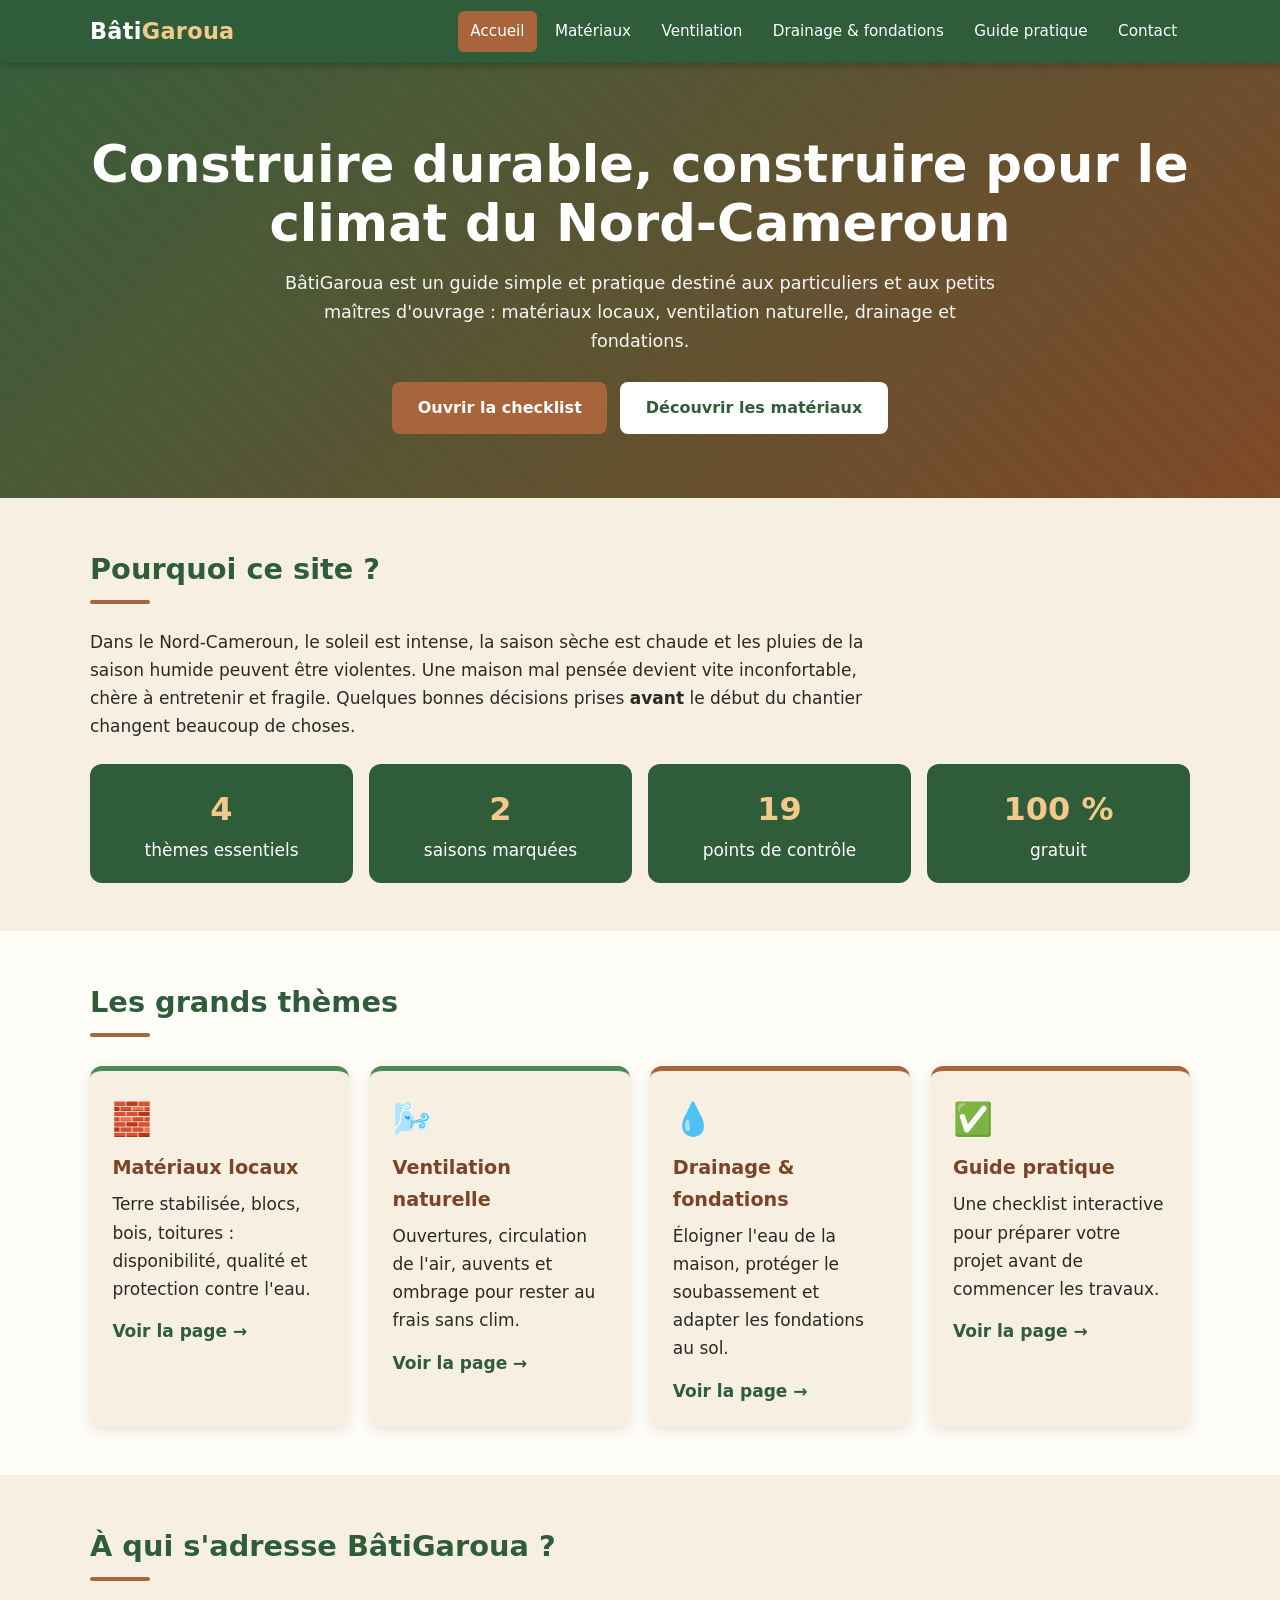
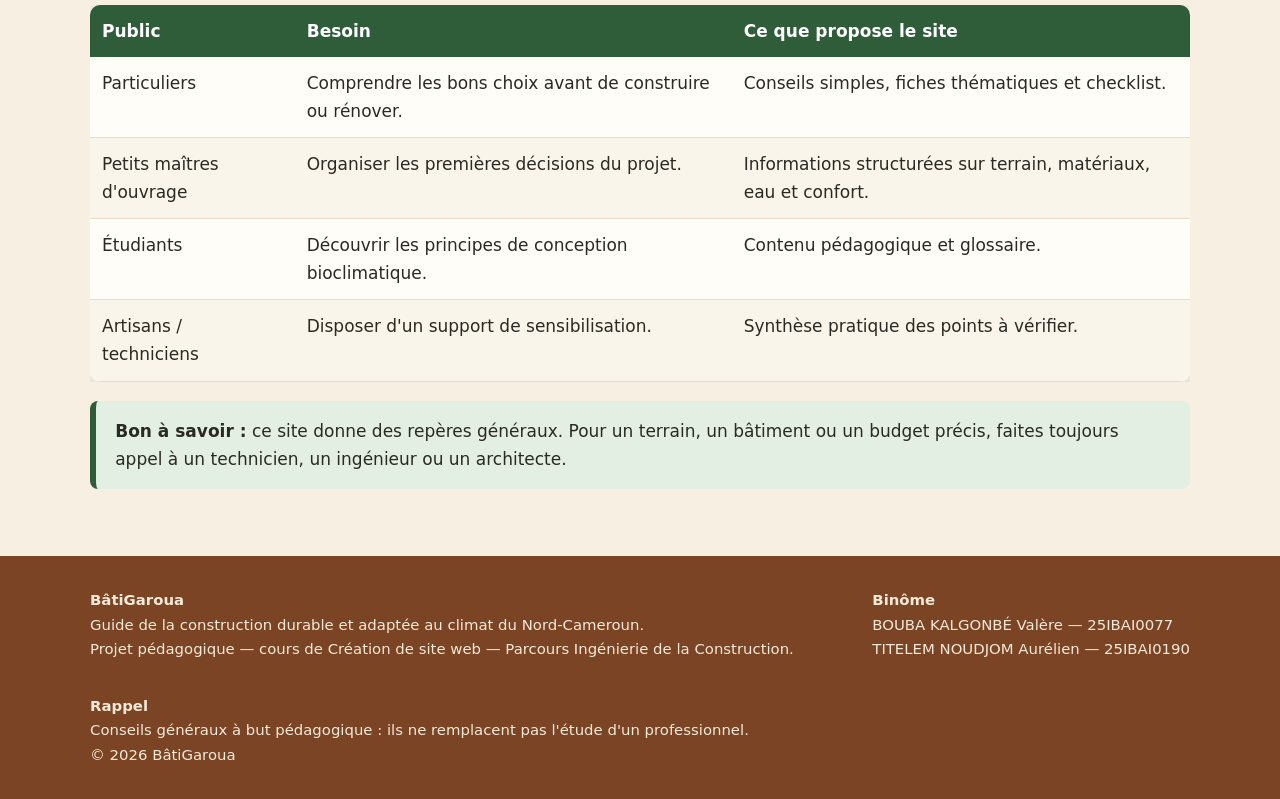
<file: index.html>
<!DOCTYPE html>
<html lang="fr">
<head>
<meta charset="UTF-8">
<meta name="viewport" content="width=device-width, initial-scale=1.0">
<title>Accueil | BâtiGaroua</title>
<meta name="description" content="Guide de la construction durable et adaptée au climat du Nord-Cameroun.">
<link rel="stylesheet" href="style.css">
<link rel="icon" href="data:image/svg+xml,%3Csvg xmlns='http://www.w3.org/2000/svg' viewBox='0 0 100 100'%3E%3Crect width='100' height='100' rx='18' fill='%232f5d3a'/%3E%3Cpath d='M15 55 50 22l35 33v28H15z' fill='%23f3c98b'/%3E%3C/svg%3E">
</head>
<body>
<header class="site">
  <div class="container nav">
    <a class="logo" href="index.html">Bâti<span>Garoua</span></a>
    <button class="burger" id="burger" aria-label="Ouvrir le menu" aria-expanded="false">☰</button>
    <ul class="menu" id="menu"><li><a href="index.html" class="active" aria-current="page">Accueil</a></li><li><a href="materiaux.html">Matériaux</a></li><li><a href="ventilation.html">Ventilation</a></li><li><a href="drainage.html">Drainage &amp; fondations</a></li><li><a href="guide.html">Guide pratique</a></li><li><a href="contact.html">Contact</a></li></ul>
  </div>
</header>

<section class="hero"><div class="container">
  <h1>Construire durable, construire pour le climat du Nord-Cameroun</h1>
  <p>BâtiGaroua est un guide simple et pratique destiné aux particuliers et aux petits maîtres d'ouvrage : matériaux locaux, ventilation naturelle, drainage et fondations.</p>
  <div class="btn-row"><a class="btn" href="guide.html">Ouvrir la checklist</a><a class="btn clair" href="materiaux.html">Découvrir les matériaux</a></div>
</div></section>

<section class="bloc"><div class="container">
  <h2>Pourquoi ce site ?</h2>
  <p class="intro">Dans le Nord-Cameroun, le soleil est intense, la saison sèche est chaude et les pluies de la saison humide peuvent être violentes. Une maison mal pensée devient vite inconfortable, chère à entretenir et fragile. Quelques bonnes décisions prises <strong>avant</strong> le début du chantier changent beaucoup de choses.</p>
  <div class="stats">
    <div class="stat"><b>4</b>thèmes essentiels</div>
    <div class="stat"><b>2</b>saisons marquées</div>
    <div class="stat"><b>19</b>points de contrôle</div>
    <div class="stat"><b>100&nbsp;%</b>gratuit</div>
  </div>
</div></section>

<section class="bloc alt"><div class="container">
  <h2>Les grands thèmes</h2>
  <div class="grille">
    <article class="carte"><span class="ico">🧱</span><h3>Matériaux locaux</h3><p>Terre stabilisée, blocs, bois, toitures : disponibilité, qualité et protection contre l'eau.</p><a class="lien" href="materiaux.html">Voir la page →</a></article>
    <article class="carte"><span class="ico">🌬️</span><h3>Ventilation naturelle</h3><p>Ouvertures, circulation de l'air, auvents et ombrage pour rester au frais sans clim.</p><a class="lien" href="ventilation.html">Voir la page →</a></article>
    <article class="carte terre"><span class="ico">💧</span><h3>Drainage &amp; fondations</h3><p>Éloigner l'eau de la maison, protéger le soubassement et adapter les fondations au sol.</p><a class="lien" href="drainage.html">Voir la page →</a></article>
    <article class="carte terre"><span class="ico">✅</span><h3>Guide pratique</h3><p>Une checklist interactive pour préparer votre projet avant de commencer les travaux.</p><a class="lien" href="guide.html">Voir la page →</a></article>
  </div>
</div></section>

<section class="bloc"><div class="container">
  <h2>À qui s'adresse BâtiGaroua ?</h2>
  <div class="table-wrap"><table>
    <thead><tr><th>Public</th><th>Besoin</th><th>Ce que propose le site</th></tr></thead>
    <tbody>
      <tr><td>Particuliers</td><td>Comprendre les bons choix avant de construire ou rénover.</td><td>Conseils simples, fiches thématiques et checklist.</td></tr>
      <tr><td>Petits maîtres d'ouvrage</td><td>Organiser les premières décisions du projet.</td><td>Informations structurées sur terrain, matériaux, eau et confort.</td></tr>
      <tr><td>Étudiants</td><td>Découvrir les principes de conception bioclimatique.</td><td>Contenu pédagogique et glossaire.</td></tr>
      <tr><td>Artisans / techniciens</td><td>Disposer d'un support de sensibilisation.</td><td>Synthèse pratique des points à vérifier.</td></tr>
    </tbody></table></div>
  <div class="note"><strong>Bon à savoir :</strong> ce site donne des repères généraux. Pour un terrain, un bâtiment ou un budget précis, faites toujours appel à un technicien, un ingénieur ou un architecte.</div>
</div></section>

<footer class="site">
  <div class="container cols">
    <div>
      <strong>BâtiGaroua</strong><br>
      Guide de la construction durable et adaptée au climat du Nord-Cameroun.<br>
      Projet pédagogique — cours de Création de site web — Parcours Ingénierie de la Construction.
    </div>
    <div>
      <strong>Binôme</strong><br>
      BOUBA KALGONBÉ Valère — 25IBAI0077<br>
      TITELEM NOUDJOM Aurélien — 25IBAI0190
    </div>
    <div>
      <strong>Rappel</strong><br>
      Conseils généraux à but pédagogique : ils ne remplacent pas l'étude d'un professionnel.<br>
      © <span id="annee">2026</span> BâtiGaroua
    </div>
  </div>
</footer>
<button id="haut" aria-label="Retour en haut">↑</button>
<script src="script.js"></script>
</body>
</html>
</file>
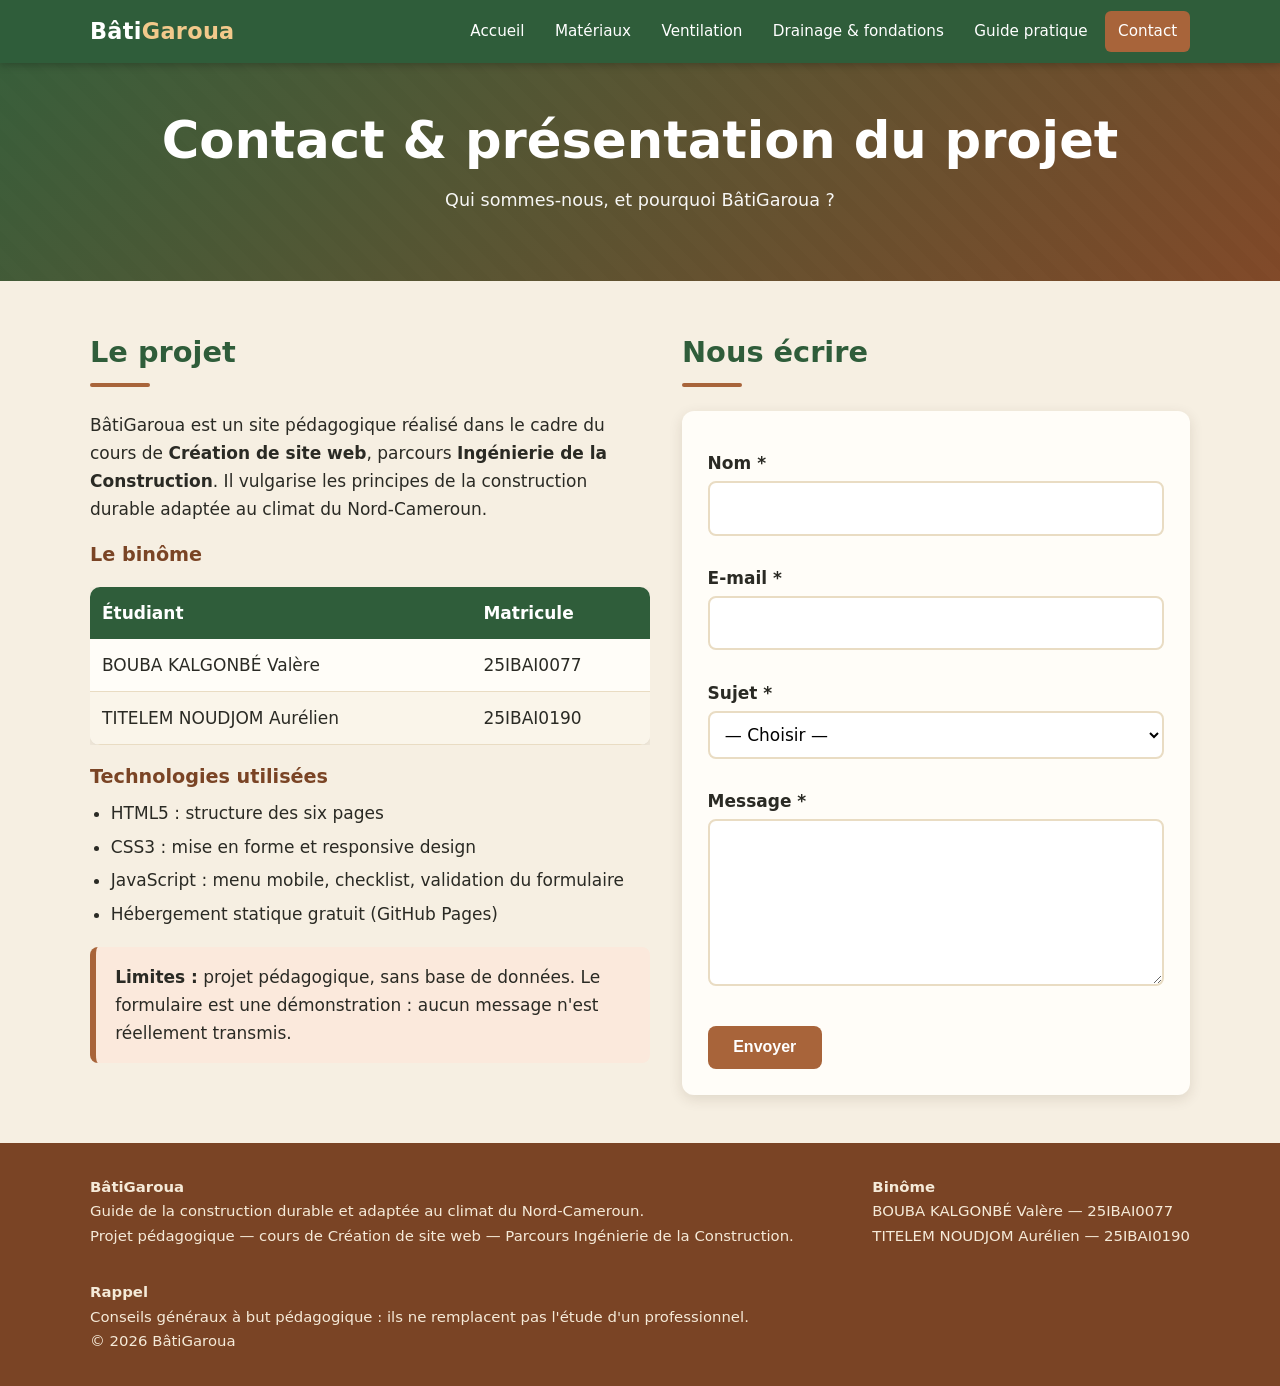
<file: contact.html>
<!DOCTYPE html>
<html lang="fr">
<head>
<meta charset="UTF-8">
<meta name="viewport" content="width=device-width, initial-scale=1.0">
<title>Contact et présentation | BâtiGaroua</title>
<meta name="description" content="Présentation du binôme et formulaire de contact.">
<link rel="stylesheet" href="style.css">
<link rel="icon" href="data:image/svg+xml,%3Csvg xmlns='http://www.w3.org/2000/svg' viewBox='0 0 100 100'%3E%3Crect width='100' height='100' rx='18' fill='%232f5d3a'/%3E%3Cpath d='M15 55 50 22l35 33v28H15z' fill='%23f3c98b'/%3E%3C/svg%3E">
</head>
<body>
<header class="site">
  <div class="container nav">
    <a class="logo" href="index.html">Bâti<span>Garoua</span></a>
    <button class="burger" id="burger" aria-label="Ouvrir le menu" aria-expanded="false">☰</button>
    <ul class="menu" id="menu"><li><a href="index.html">Accueil</a></li><li><a href="materiaux.html">Matériaux</a></li><li><a href="ventilation.html">Ventilation</a></li><li><a href="drainage.html">Drainage &amp; fondations</a></li><li><a href="guide.html">Guide pratique</a></li><li><a href="contact.html" class="active" aria-current="page">Contact</a></li></ul>
  </div>
</header>
<section class="hero small"><div class="container"><h1>Contact &amp; présentation du projet</h1><p>Qui sommes-nous, et pourquoi BâtiGaroua ?</p></div></section>
<section class="bloc"><div class="container">
  <div class="contact-grid">
    <div>
      <h2>Le projet</h2>
      <p>BâtiGaroua est un site pédagogique réalisé dans le cadre du cours de <strong>Création de site web</strong>, parcours <strong>Ingénierie de la Construction</strong>. Il vulgarise les principes de la construction durable adaptée au climat du Nord-Cameroun.</p>
      <h3>Le binôme</h3>
      <div class="table-wrap"><table>
        <thead><tr><th>Étudiant</th><th>Matricule</th></tr></thead>
        <tbody>
          <tr><td>BOUBA KALGONBÉ Valère</td><td>25IBAI0077</td></tr>
          <tr><td>TITELEM NOUDJOM Aurélien</td><td>25IBAI0190</td></tr>
        </tbody></table></div>
      <h3>Technologies utilisées</h3>
      <ul class="liste"><li>HTML5 : structure des six pages</li><li>CSS3 : mise en forme et responsive design</li><li>JavaScript : menu mobile, checklist, validation du formulaire</li><li>Hébergement statique gratuit (GitHub Pages)</li></ul>
      <div class="attention"><strong>Limites :</strong> projet pédagogique, sans base de données. Le formulaire est une démonstration : aucun message n'est réellement transmis.</div>
    </div>
    <div>
      <h2>Nous écrire</h2>
      <form id="form-contact" novalidate>
        <label for="nom">Nom *</label>
        <input type="text" id="nom" name="nom" autocomplete="name"><div class="erreur" id="err-nom"></div>
        <label for="email">E-mail *</label>
        <input type="email" id="email" name="email" autocomplete="email"><div class="erreur" id="err-email"></div>
        <label for="sujet">Sujet *</label>
        <select id="sujet" name="sujet"><option value="">— Choisir —</option><option>Question sur les matériaux</option><option>Question sur la ventilation</option><option>Question sur le drainage / fondations</option><option>Autre</option></select><div class="erreur" id="err-sujet"></div>
        <label for="message">Message *</label>
        <textarea id="message" name="message" rows="5"></textarea><div class="erreur" id="err-message"></div>
        <button class="btn" type="submit" style="margin-top:1rem">Envoyer</button>
        <div id="retour-form" role="status"></div>
      </form>
    </div>
  </div>
</div></section>

<footer class="site">
  <div class="container cols">
    <div>
      <strong>BâtiGaroua</strong><br>
      Guide de la construction durable et adaptée au climat du Nord-Cameroun.<br>
      Projet pédagogique — cours de Création de site web — Parcours Ingénierie de la Construction.
    </div>
    <div>
      <strong>Binôme</strong><br>
      BOUBA KALGONBÉ Valère — 25IBAI0077<br>
      TITELEM NOUDJOM Aurélien — 25IBAI0190
    </div>
    <div>
      <strong>Rappel</strong><br>
      Conseils généraux à but pédagogique : ils ne remplacent pas l'étude d'un professionnel.<br>
      © <span id="annee">2026</span> BâtiGaroua
    </div>
  </div>
</footer>
<button id="haut" aria-label="Retour en haut">↑</button>
<script src="script.js"></script>
</body>
</html>
</file>
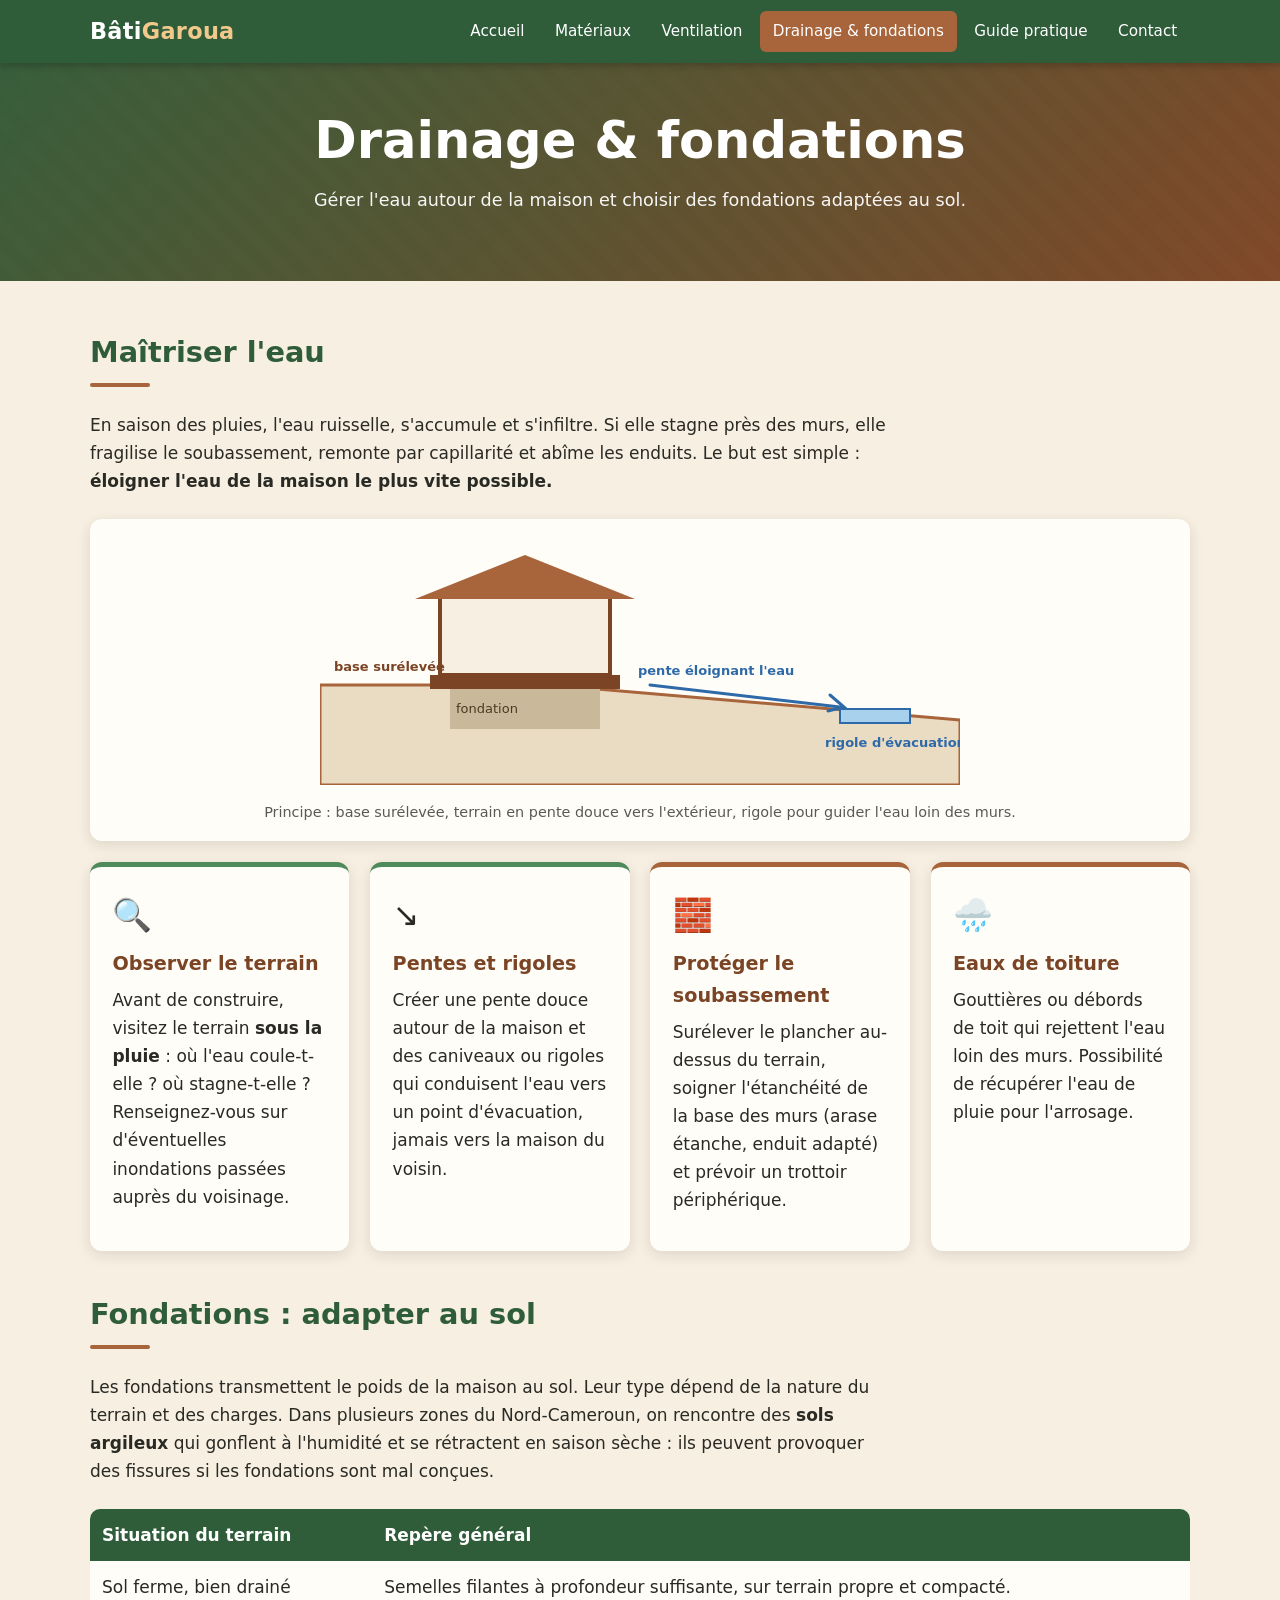
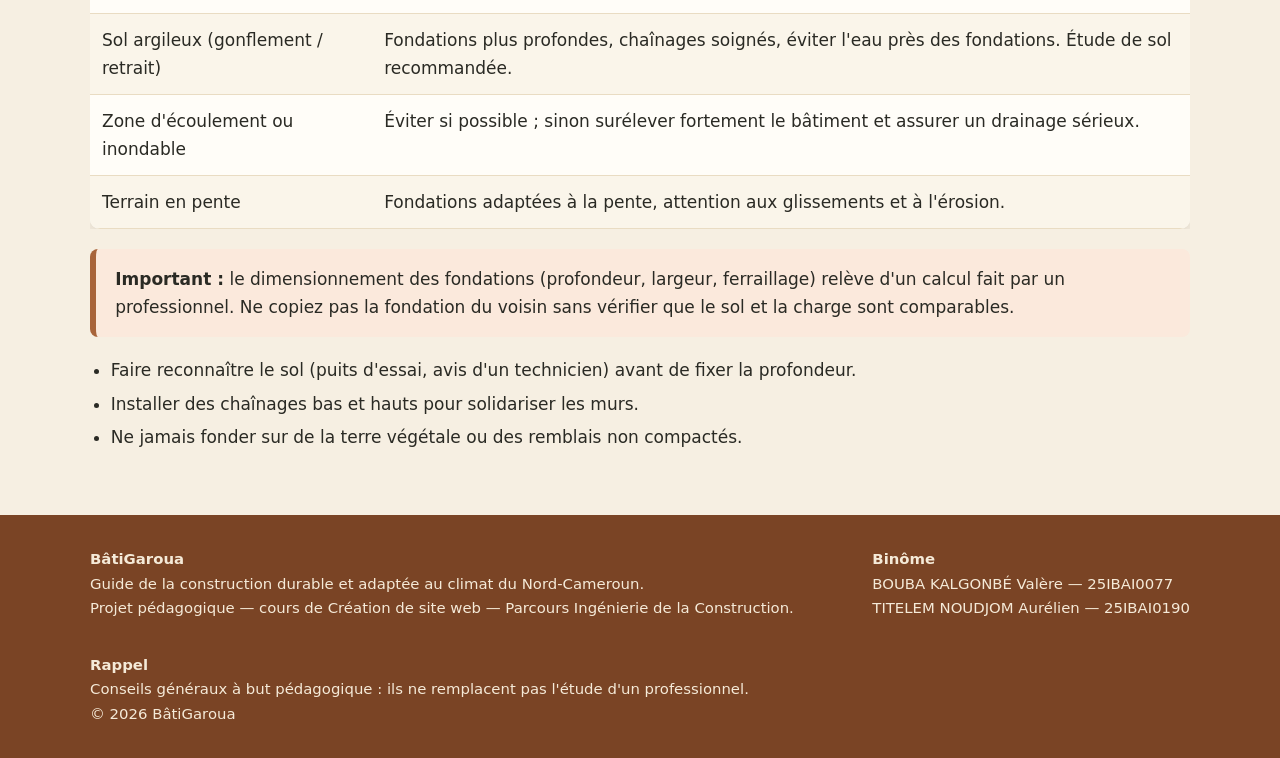
<file: drainage.html>
<!DOCTYPE html>
<html lang="fr">
<head>
<meta charset="UTF-8">
<meta name="viewport" content="width=device-width, initial-scale=1.0">
<title>Drainage et fondations | BâtiGaroua</title>
<meta name="description" content="Drainage, gestion des eaux et fondations au Nord-Cameroun.">
<link rel="stylesheet" href="style.css">
<link rel="icon" href="data:image/svg+xml,%3Csvg xmlns='http://www.w3.org/2000/svg' viewBox='0 0 100 100'%3E%3Crect width='100' height='100' rx='18' fill='%232f5d3a'/%3E%3Cpath d='M15 55 50 22l35 33v28H15z' fill='%23f3c98b'/%3E%3C/svg%3E">
</head>
<body>
<header class="site">
  <div class="container nav">
    <a class="logo" href="index.html">Bâti<span>Garoua</span></a>
    <button class="burger" id="burger" aria-label="Ouvrir le menu" aria-expanded="false">☰</button>
    <ul class="menu" id="menu"><li><a href="index.html">Accueil</a></li><li><a href="materiaux.html">Matériaux</a></li><li><a href="ventilation.html">Ventilation</a></li><li><a href="drainage.html" class="active" aria-current="page">Drainage &amp; fondations</a></li><li><a href="guide.html">Guide pratique</a></li><li><a href="contact.html">Contact</a></li></ul>
  </div>
</header>
<section class="hero small"><div class="container"><h1>Drainage &amp; fondations</h1><p>Gérer l'eau autour de la maison et choisir des fondations adaptées au sol.</p></div></section>
<section class="bloc"><div class="container">
  <h2>Maîtriser l'eau</h2>
  <p class="intro">En saison des pluies, l'eau ruisselle, s'accumule et s'infiltre. Si elle stagne près des murs, elle fragilise le soubassement, remonte par capillarité et abîme les enduits. Le but est simple : <strong>éloigner l'eau de la maison le plus vite possible.</strong></p>

  <figure class="schema">
    <svg viewBox="0 0 640 250" role="img" aria-label="Coupe : maison surélevée avec pente du terrain et rigole de drainage" width="640">
      <rect width="640" height="250" fill="#fffdf8"/>
      <polygon points="0,150 230,150 640,185 640,250 0,250" fill="#e9dcc3"/>
      <polygon points="0,150 230,150 640,185 640,250 0,250" fill="none" stroke="#a8643a" stroke-width="3"/>
      <rect x="110" y="140" width="190" height="14" fill="#7a4425"/>
      <rect x="120" y="60" width="170" height="80" fill="#f6efe2" stroke="#7a4425" stroke-width="4"/>
      <polygon points="95,64 205,20 315,64" fill="#a8643a"/>
      <rect x="130" y="154" width="150" height="40" fill="#c9b99a"/>
      <text x="136" y="178" font-size="13" fill="#4a3a22">fondation</text>
      <path d="M215 100 q10 -14 20 0" stroke="none" fill="none"/>
      <g stroke="#2f6aa8" stroke-width="3" fill="none" stroke-linecap="round">
        <path d="M330 150 L520 172"/><path d="M510 160 l14 12 -16 4"/>
      </g>
      <rect x="520" y="174" width="70" height="14" fill="#a8d1ee" stroke="#2f6aa8" stroke-width="2"/>
      <text x="505" y="212" font-size="13" fill="#2f6aa8" font-weight="700">rigole d'évacuation</text>
      <text x="318" y="140" font-size="13" fill="#2f6aa8" font-weight="700">pente éloignant l'eau</text>
      <text x="14" y="136" font-size="13" fill="#7a4425" font-weight="700">base surélevée</text>
    </svg>
    <figcaption>Principe : base surélevée, terrain en pente douce vers l'extérieur, rigole pour guider l'eau loin des murs.</figcaption>
  </figure>

  <div class="grille">
    <article class="carte"><span class="ico">🔍</span><h3>Observer le terrain</h3><p>Avant de construire, visitez le terrain <strong>sous la pluie</strong> : où l'eau coule-t-elle ? où stagne-t-elle ? Renseignez-vous sur d'éventuelles inondations passées auprès du voisinage.</p></article>
    <article class="carte"><span class="ico">↘️</span><h3>Pentes et rigoles</h3><p>Créer une pente douce autour de la maison et des caniveaux ou rigoles qui conduisent l'eau vers un point d'évacuation, jamais vers la maison du voisin.</p></article>
    <article class="carte terre"><span class="ico">🧱</span><h3>Protéger le soubassement</h3><p>Surélever le plancher au-dessus du terrain, soigner l'étanchéité de la base des murs (arase étanche, enduit adapté) et prévoir un trottoir périphérique.</p></article>
    <article class="carte terre"><span class="ico">🌧️</span><h3>Eaux de toiture</h3><p>Gouttières ou débords de toit qui rejettent l'eau loin des murs. Possibilité de récupérer l'eau de pluie pour l'arrosage.</p></article>
  </div>

  <h2 style="margin-top:2.5rem">Fondations : adapter au sol</h2>
  <p class="intro">Les fondations transmettent le poids de la maison au sol. Leur type dépend de la nature du terrain et des charges. Dans plusieurs zones du Nord-Cameroun, on rencontre des <strong>sols argileux</strong> qui gonflent à l'humidité et se rétractent en saison sèche : ils peuvent provoquer des fissures si les fondations sont mal conçues.</p>
  <div class="table-wrap"><table>
    <thead><tr><th>Situation du terrain</th><th>Repère général</th></tr></thead>
    <tbody>
      <tr><td>Sol ferme, bien drainé</td><td>Semelles filantes à profondeur suffisante, sur terrain propre et compacté.</td></tr>
      <tr><td>Sol argileux (gonflement / retrait)</td><td>Fondations plus profondes, chaînages soignés, éviter l'eau près des fondations. Étude de sol recommandée.</td></tr>
      <tr><td>Zone d'écoulement ou inondable</td><td>Éviter si possible ; sinon surélever fortement le bâtiment et assurer un drainage sérieux.</td></tr>
      <tr><td>Terrain en pente</td><td>Fondations adaptées à la pente, attention aux glissements et à l'érosion.</td></tr>
    </tbody></table></div>
  <div class="attention"><strong>Important :</strong> le dimensionnement des fondations (profondeur, largeur, ferraillage) relève d'un calcul fait par un professionnel. Ne copiez pas la fondation du voisin sans vérifier que le sol et la charge sont comparables.</div>
  <ul class="liste">
    <li>Faire reconnaître le sol (puits d'essai, avis d'un technicien) avant de fixer la profondeur.</li>
    <li>Installer des chaînages bas et hauts pour solidariser les murs.</li>
    <li>Ne jamais fonder sur de la terre végétale ou des remblais non compactés.</li>
  </ul>
</div></section>

<footer class="site">
  <div class="container cols">
    <div>
      <strong>BâtiGaroua</strong><br>
      Guide de la construction durable et adaptée au climat du Nord-Cameroun.<br>
      Projet pédagogique — cours de Création de site web — Parcours Ingénierie de la Construction.
    </div>
    <div>
      <strong>Binôme</strong><br>
      BOUBA KALGONBÉ Valère — 25IBAI0077<br>
      TITELEM NOUDJOM Aurélien — 25IBAI0190
    </div>
    <div>
      <strong>Rappel</strong><br>
      Conseils généraux à but pédagogique : ils ne remplacent pas l'étude d'un professionnel.<br>
      © <span id="annee">2026</span> BâtiGaroua
    </div>
  </div>
</footer>
<button id="haut" aria-label="Retour en haut">↑</button>
<script src="script.js"></script>
</body>
</html>
</file>
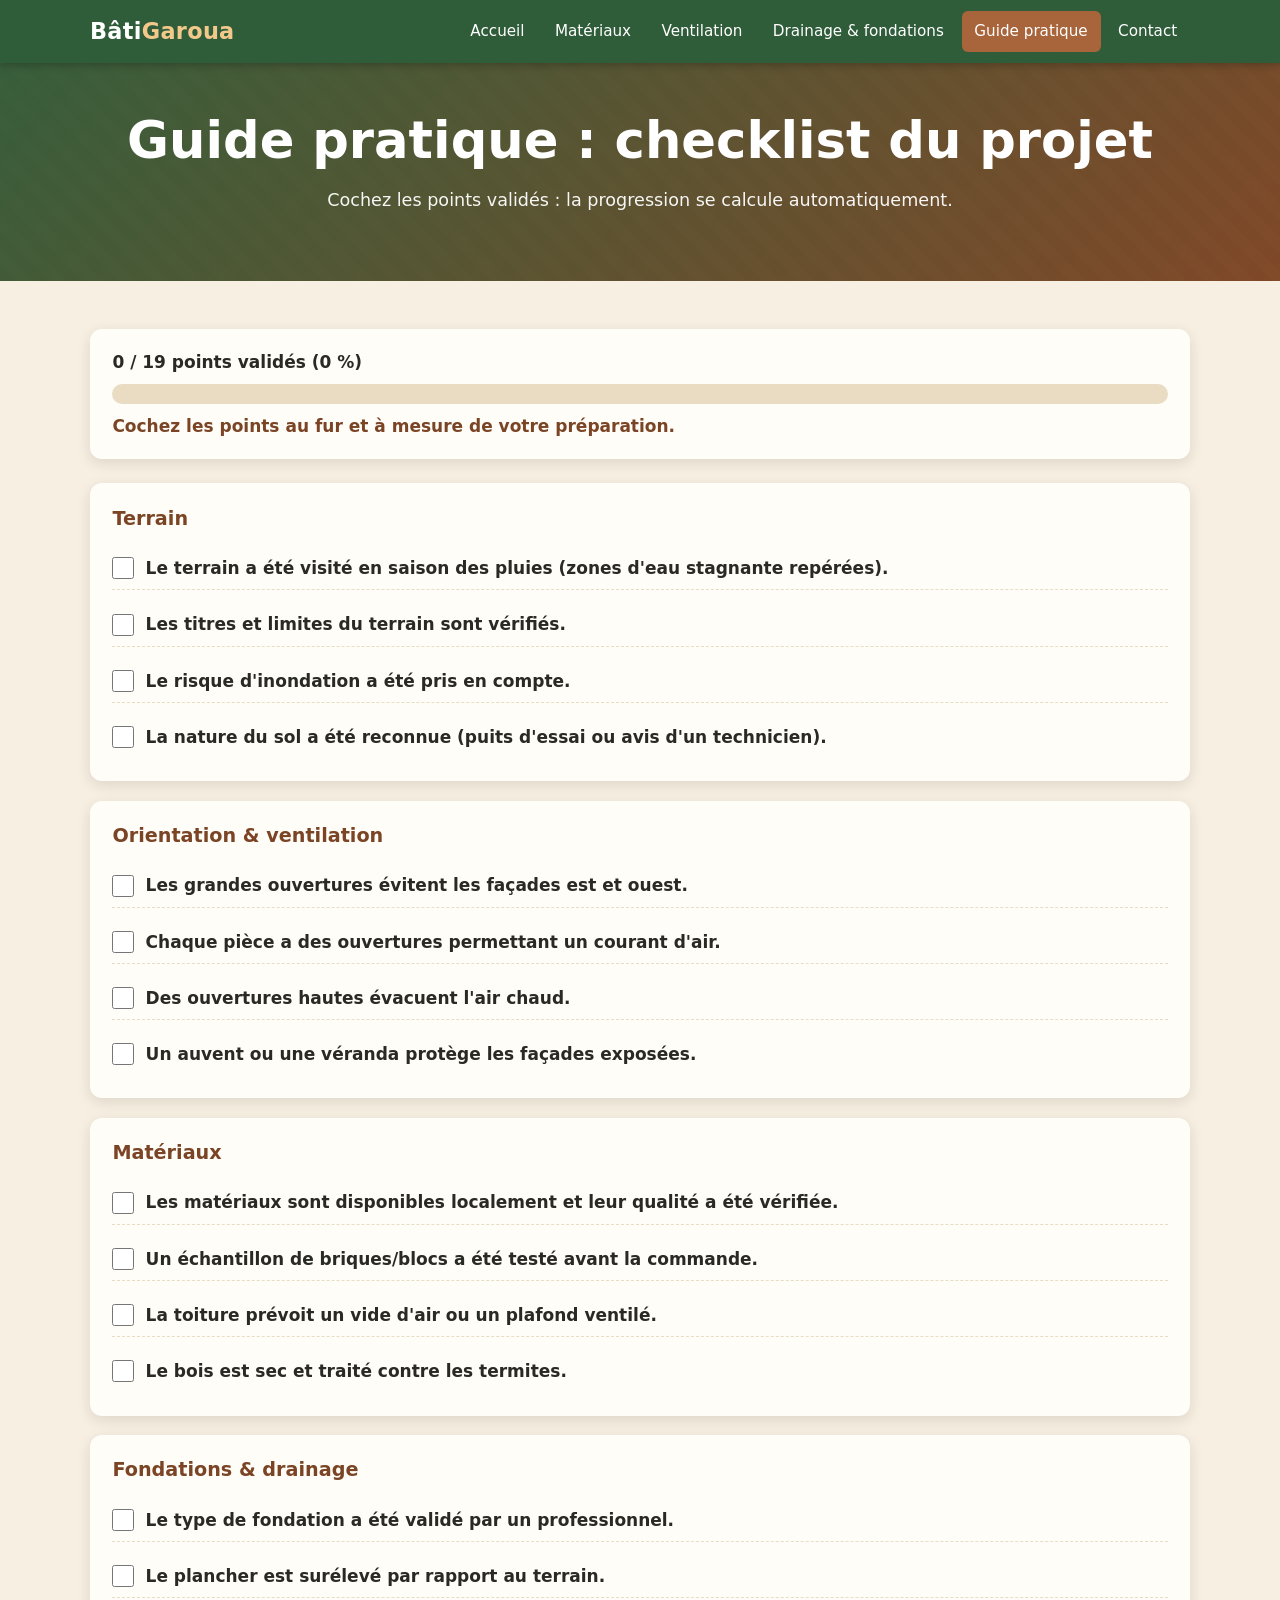
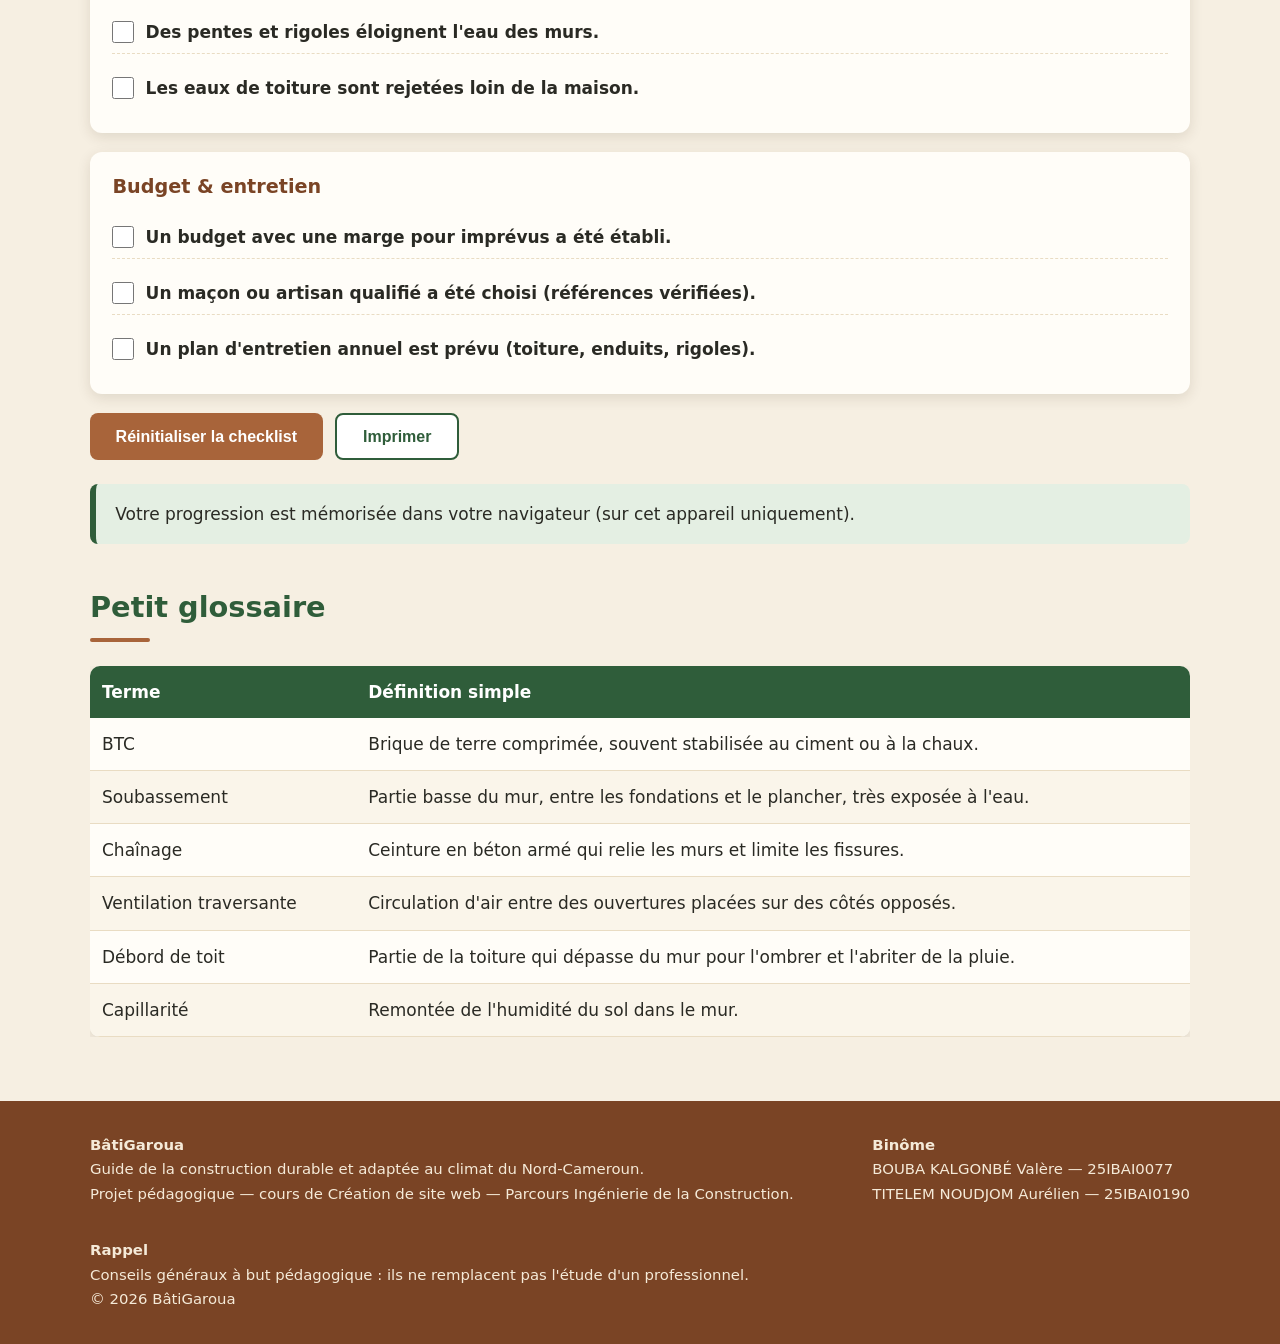
<file: guide.html>
<!DOCTYPE html>
<html lang="fr">
<head>
<meta charset="UTF-8">
<meta name="viewport" content="width=device-width, initial-scale=1.0">
<title>Guide pratique | BâtiGaroua</title>
<meta name="description" content="Checklist interactive pour préparer un projet de construction.">
<link rel="stylesheet" href="style.css">
<link rel="icon" href="data:image/svg+xml,%3Csvg xmlns='http://www.w3.org/2000/svg' viewBox='0 0 100 100'%3E%3Crect width='100' height='100' rx='18' fill='%232f5d3a'/%3E%3Cpath d='M15 55 50 22l35 33v28H15z' fill='%23f3c98b'/%3E%3C/svg%3E">
</head>
<body>
<header class="site">
  <div class="container nav">
    <a class="logo" href="index.html">Bâti<span>Garoua</span></a>
    <button class="burger" id="burger" aria-label="Ouvrir le menu" aria-expanded="false">☰</button>
    <ul class="menu" id="menu"><li><a href="index.html">Accueil</a></li><li><a href="materiaux.html">Matériaux</a></li><li><a href="ventilation.html">Ventilation</a></li><li><a href="drainage.html">Drainage &amp; fondations</a></li><li><a href="guide.html" class="active" aria-current="page">Guide pratique</a></li><li><a href="contact.html">Contact</a></li></ul>
  </div>
</header>
<section class="hero small"><div class="container"><h1>Guide pratique : checklist du projet</h1><p>Cochez les points validés : la progression se calcule automatiquement.</p></div></section>
<section class="bloc"><div class="container">
  <div class="progress-box" aria-live="polite">
    <strong id="compteur">0 / 19 points validés (0 %)</strong>
    <div class="bar" role="progressbar" aria-valuemin="0" aria-valuemax="100" aria-valuenow="0"><span id="barre"></span></div>
    <div id="msg-progress">Cochez les points au fur et à mesure de votre préparation.</div>
  </div>
  <div class="check-group"><h3>Terrain</h3><label class="check-item"><input type="checkbox"><span>Le terrain a été visité en saison des pluies (zones d'eau stagnante repérées).</span></label><label class="check-item"><input type="checkbox"><span>Les titres et limites du terrain sont vérifiés.</span></label><label class="check-item"><input type="checkbox"><span>Le risque d'inondation a été pris en compte.</span></label><label class="check-item"><input type="checkbox"><span>La nature du sol a été reconnue (puits d'essai ou avis d'un technicien).</span></label></div><div class="check-group"><h3>Orientation &amp; ventilation</h3><label class="check-item"><input type="checkbox"><span>Les grandes ouvertures évitent les façades est et ouest.</span></label><label class="check-item"><input type="checkbox"><span>Chaque pièce a des ouvertures permettant un courant d'air.</span></label><label class="check-item"><input type="checkbox"><span>Des ouvertures hautes évacuent l'air chaud.</span></label><label class="check-item"><input type="checkbox"><span>Un auvent ou une véranda protège les façades exposées.</span></label></div><div class="check-group"><h3>Matériaux</h3><label class="check-item"><input type="checkbox"><span>Les matériaux sont disponibles localement et leur qualité a été vérifiée.</span></label><label class="check-item"><input type="checkbox"><span>Un échantillon de briques/blocs a été testé avant la commande.</span></label><label class="check-item"><input type="checkbox"><span>La toiture prévoit un vide d'air ou un plafond ventilé.</span></label><label class="check-item"><input type="checkbox"><span>Le bois est sec et traité contre les termites.</span></label></div><div class="check-group"><h3>Fondations &amp; drainage</h3><label class="check-item"><input type="checkbox"><span>Le type de fondation a été validé par un professionnel.</span></label><label class="check-item"><input type="checkbox"><span>Le plancher est surélevé par rapport au terrain.</span></label><label class="check-item"><input type="checkbox"><span>Des pentes et rigoles éloignent l'eau des murs.</span></label><label class="check-item"><input type="checkbox"><span>Les eaux de toiture sont rejetées loin de la maison.</span></label></div><div class="check-group"><h3>Budget &amp; entretien</h3><label class="check-item"><input type="checkbox"><span>Un budget avec une marge pour imprévus a été établi.</span></label><label class="check-item"><input type="checkbox"><span>Un maçon ou artisan qualifié a été choisi (références vérifiées).</span></label><label class="check-item"><input type="checkbox"><span>Un plan d'entretien annuel est prévu (toiture, enduits, rigoles).</span></label></div>
  <div class="btn-row" style="justify-content:flex-start"><button class="btn" id="reset" type="button">Réinitialiser la checklist</button><button class="btn clair" type="button" onclick="window.print()" style="border:2px solid var(--vert)">Imprimer</button></div>
  <div class="note" style="margin-top:1.5rem">Votre progression est mémorisée dans votre navigateur (sur cet appareil uniquement).</div>

  <h2 style="margin-top:2.5rem">Petit glossaire</h2>
  <div class="table-wrap"><table>
    <thead><tr><th>Terme</th><th>Définition simple</th></tr></thead>
    <tbody>
      <tr><td>BTC</td><td>Brique de terre comprimée, souvent stabilisée au ciment ou à la chaux.</td></tr>
      <tr><td>Soubassement</td><td>Partie basse du mur, entre les fondations et le plancher, très exposée à l'eau.</td></tr>
      <tr><td>Chaînage</td><td>Ceinture en béton armé qui relie les murs et limite les fissures.</td></tr>
      <tr><td>Ventilation traversante</td><td>Circulation d'air entre des ouvertures placées sur des côtés opposés.</td></tr>
      <tr><td>Débord de toit</td><td>Partie de la toiture qui dépasse du mur pour l'ombrer et l'abriter de la pluie.</td></tr>
      <tr><td>Capillarité</td><td>Remontée de l'humidité du sol dans le mur.</td></tr>
    </tbody></table></div>
</div></section>

<footer class="site">
  <div class="container cols">
    <div>
      <strong>BâtiGaroua</strong><br>
      Guide de la construction durable et adaptée au climat du Nord-Cameroun.<br>
      Projet pédagogique — cours de Création de site web — Parcours Ingénierie de la Construction.
    </div>
    <div>
      <strong>Binôme</strong><br>
      BOUBA KALGONBÉ Valère — 25IBAI0077<br>
      TITELEM NOUDJOM Aurélien — 25IBAI0190
    </div>
    <div>
      <strong>Rappel</strong><br>
      Conseils généraux à but pédagogique : ils ne remplacent pas l'étude d'un professionnel.<br>
      © <span id="annee">2026</span> BâtiGaroua
    </div>
  </div>
</footer>
<button id="haut" aria-label="Retour en haut">↑</button>
<script src="script.js"></script>
</body>
</html>
</file>
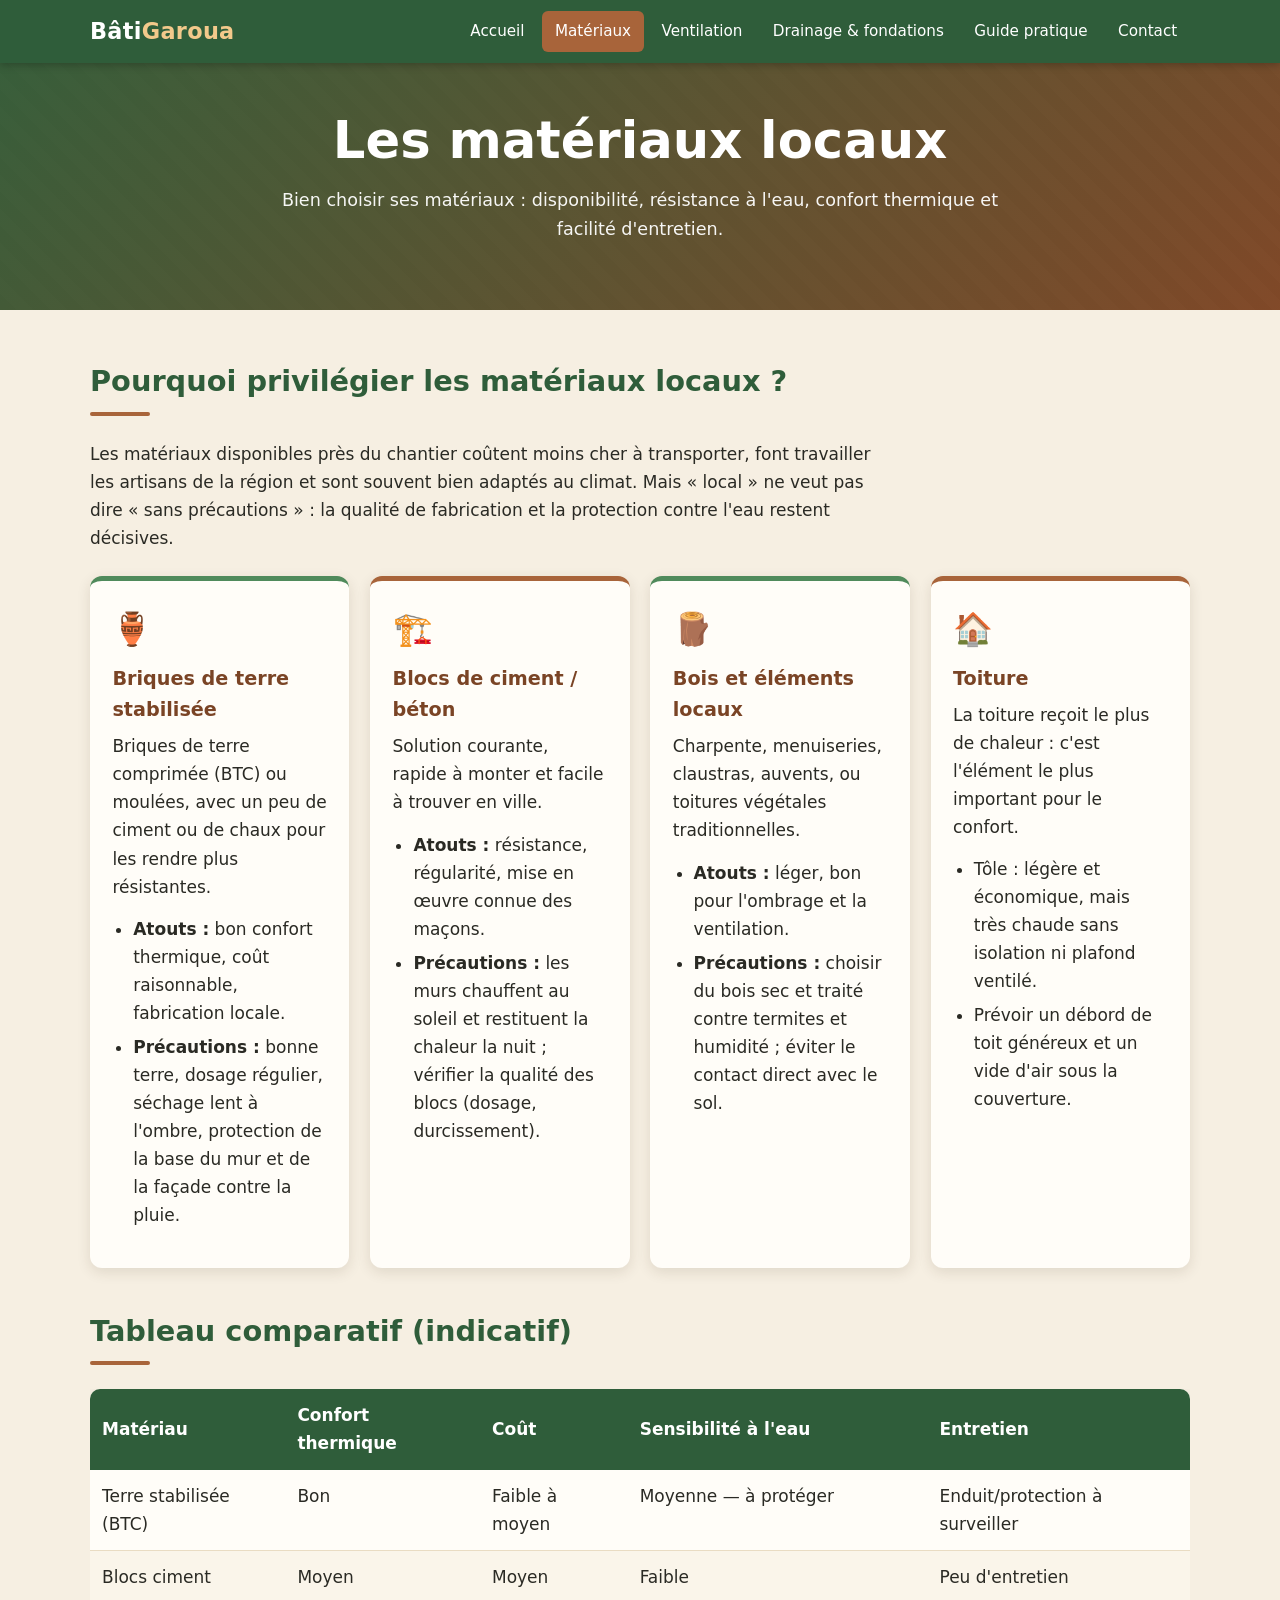
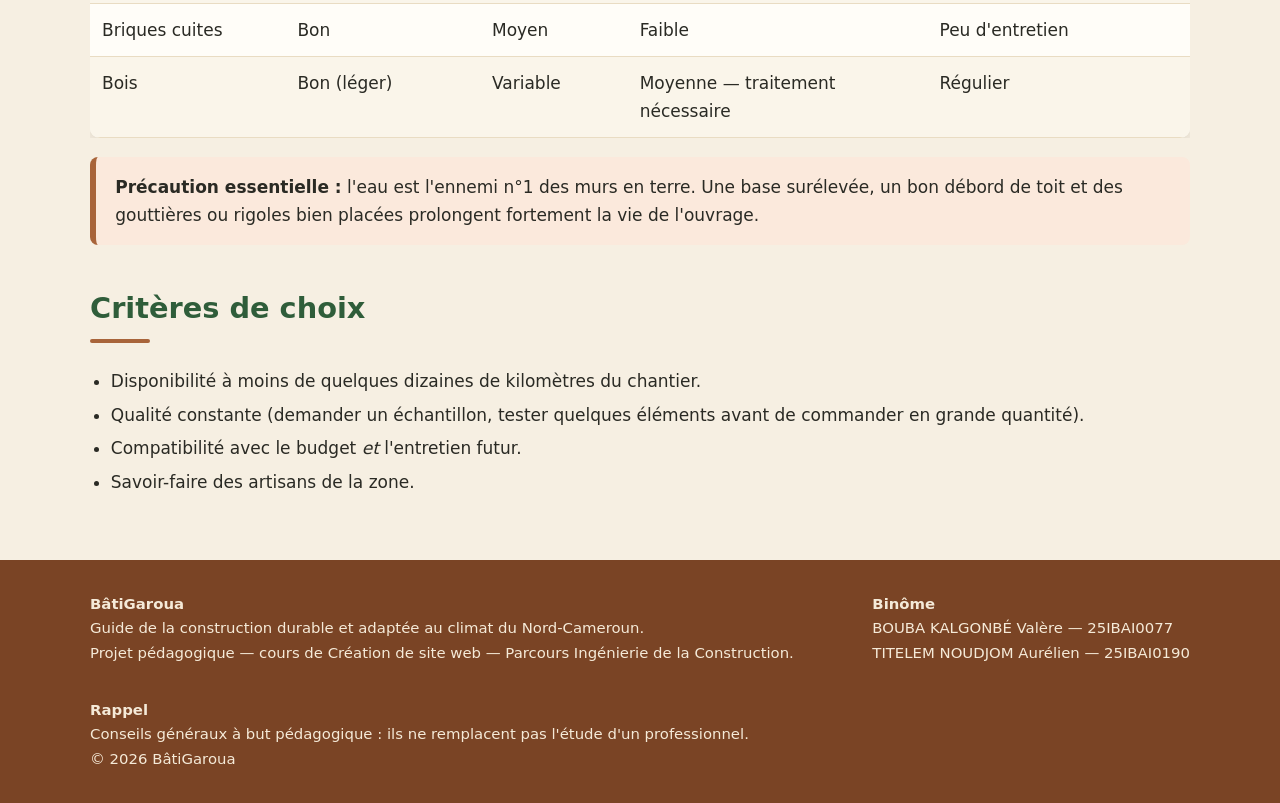
<file: materiaux.html>
<!DOCTYPE html>
<html lang="fr">
<head>
<meta charset="UTF-8">
<meta name="viewport" content="width=device-width, initial-scale=1.0">
<title>Matériaux locaux | BâtiGaroua</title>
<meta name="description" content="Matériaux locaux pour construire dans le Nord-Cameroun.">
<link rel="stylesheet" href="style.css">
<link rel="icon" href="data:image/svg+xml,%3Csvg xmlns='http://www.w3.org/2000/svg' viewBox='0 0 100 100'%3E%3Crect width='100' height='100' rx='18' fill='%232f5d3a'/%3E%3Cpath d='M15 55 50 22l35 33v28H15z' fill='%23f3c98b'/%3E%3C/svg%3E">
</head>
<body>
<header class="site">
  <div class="container nav">
    <a class="logo" href="index.html">Bâti<span>Garoua</span></a>
    <button class="burger" id="burger" aria-label="Ouvrir le menu" aria-expanded="false">☰</button>
    <ul class="menu" id="menu"><li><a href="index.html">Accueil</a></li><li><a href="materiaux.html" class="active" aria-current="page">Matériaux</a></li><li><a href="ventilation.html">Ventilation</a></li><li><a href="drainage.html">Drainage &amp; fondations</a></li><li><a href="guide.html">Guide pratique</a></li><li><a href="contact.html">Contact</a></li></ul>
  </div>
</header>
<section class="hero small"><div class="container"><h1>Les matériaux locaux</h1><p>Bien choisir ses matériaux : disponibilité, résistance à l'eau, confort thermique et facilité d'entretien.</p></div></section>
<section class="bloc"><div class="container">
  <h2>Pourquoi privilégier les matériaux locaux ?</h2>
  <p class="intro">Les matériaux disponibles près du chantier coûtent moins cher à transporter, font travailler les artisans de la région et sont souvent bien adaptés au climat. Mais « local » ne veut pas dire « sans précautions » : la qualité de fabrication et la protection contre l'eau restent décisives.</p>
  <div class="grille">
    <article class="carte"><span class="ico">🏺</span><h3>Briques de terre stabilisée</h3>
      <p>Briques de terre comprimée (BTC) ou moulées, avec un peu de ciment ou de chaux pour les rendre plus résistantes.</p>
      <ul class="liste"><li><strong>Atouts :</strong> bon confort thermique, coût raisonnable, fabrication locale.</li><li><strong>Précautions :</strong> bonne terre, dosage régulier, séchage lent à l'ombre, protection de la base du mur et de la façade contre la pluie.</li></ul></article>
    <article class="carte terre"><span class="ico">🏗️</span><h3>Blocs de ciment / béton</h3>
      <p>Solution courante, rapide à monter et facile à trouver en ville.</p>
      <ul class="liste"><li><strong>Atouts :</strong> résistance, régularité, mise en œuvre connue des maçons.</li><li><strong>Précautions :</strong> les murs chauffent au soleil et restituent la chaleur la nuit ; vérifier la qualité des blocs (dosage, durcissement).</li></ul></article>
    <article class="carte"><span class="ico">🪵</span><h3>Bois et éléments locaux</h3>
      <p>Charpente, menuiseries, claustras, auvents, ou toitures végétales traditionnelles.</p>
      <ul class="liste"><li><strong>Atouts :</strong> léger, bon pour l'ombrage et la ventilation.</li><li><strong>Précautions :</strong> choisir du bois sec et traité contre termites et humidité ; éviter le contact direct avec le sol.</li></ul></article>
    <article class="carte terre"><span class="ico">🏠</span><h3>Toiture</h3>
      <p>La toiture reçoit le plus de chaleur : c'est l'élément le plus important pour le confort.</p>
      <ul class="liste"><li>Tôle : légère et économique, mais très chaude sans isolation ni plafond ventilé.</li><li>Prévoir un débord de toit généreux et un vide d'air sous la couverture.</li></ul></article>
  </div>

  <h2 style="margin-top:2.5rem">Tableau comparatif (indicatif)</h2>
  <div class="table-wrap"><table>
    <thead><tr><th>Matériau</th><th>Confort thermique</th><th>Coût</th><th>Sensibilité à l'eau</th><th>Entretien</th></tr></thead>
    <tbody>
      <tr><td>Terre stabilisée (BTC)</td><td>Bon</td><td>Faible à moyen</td><td>Moyenne — à protéger</td><td>Enduit/protection à surveiller</td></tr>
      <tr><td>Blocs ciment</td><td>Moyen</td><td>Moyen</td><td>Faible</td><td>Peu d'entretien</td></tr>
      <tr><td>Briques cuites</td><td>Bon</td><td>Moyen</td><td>Faible</td><td>Peu d'entretien</td></tr>
      <tr><td>Bois</td><td>Bon (léger)</td><td>Variable</td><td>Moyenne — traitement nécessaire</td><td>Régulier</td></tr>
    </tbody></table></div>

  <div class="attention"><strong>Précaution essentielle :</strong> l'eau est l'ennemi n°1 des murs en terre. Une base surélevée, un bon débord de toit et des gouttières ou rigoles bien placées prolongent fortement la vie de l'ouvrage.</div>

  <h2 style="margin-top:2.5rem">Critères de choix</h2>
  <ul class="liste">
    <li>Disponibilité à moins de quelques dizaines de kilomètres du chantier.</li>
    <li>Qualité constante (demander un échantillon, tester quelques éléments avant de commander en grande quantité).</li>
    <li>Compatibilité avec le budget <em>et</em> l'entretien futur.</li>
    <li>Savoir-faire des artisans de la zone.</li>
  </ul>
</div></section>

<footer class="site">
  <div class="container cols">
    <div>
      <strong>BâtiGaroua</strong><br>
      Guide de la construction durable et adaptée au climat du Nord-Cameroun.<br>
      Projet pédagogique — cours de Création de site web — Parcours Ingénierie de la Construction.
    </div>
    <div>
      <strong>Binôme</strong><br>
      BOUBA KALGONBÉ Valère — 25IBAI0077<br>
      TITELEM NOUDJOM Aurélien — 25IBAI0190
    </div>
    <div>
      <strong>Rappel</strong><br>
      Conseils généraux à but pédagogique : ils ne remplacent pas l'étude d'un professionnel.<br>
      © <span id="annee">2026</span> BâtiGaroua
    </div>
  </div>
</footer>
<button id="haut" aria-label="Retour en haut">↑</button>
<script src="script.js"></script>
</body>
</html>
</file>
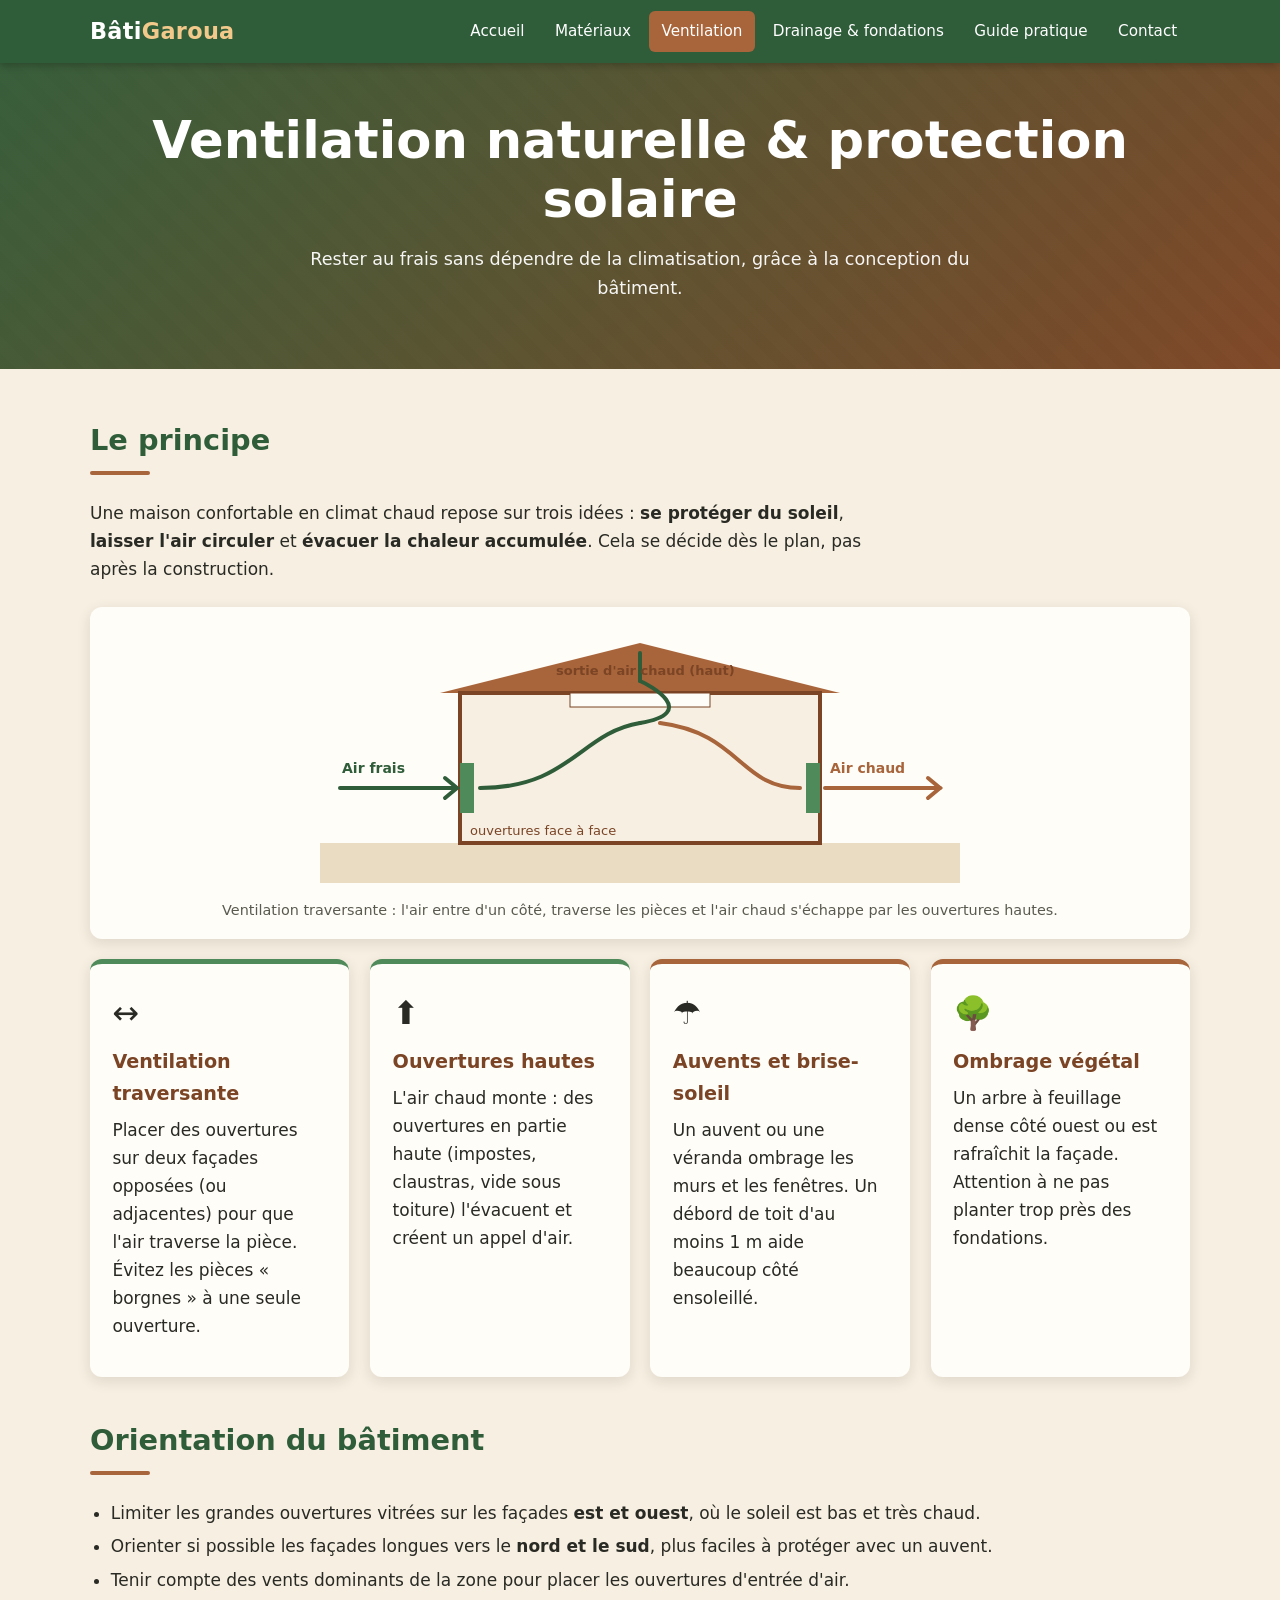
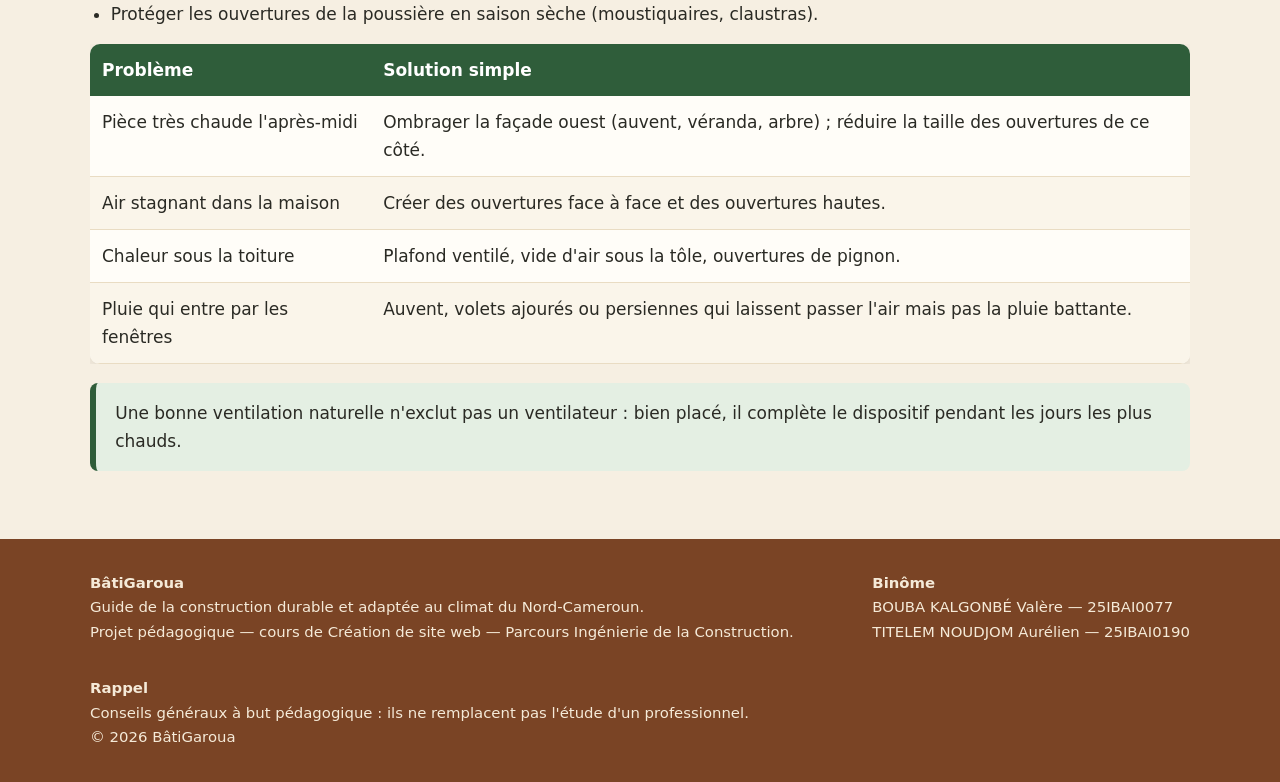
<file: ventilation.html>
<!DOCTYPE html>
<html lang="fr">
<head>
<meta charset="UTF-8">
<meta name="viewport" content="width=device-width, initial-scale=1.0">
<title>Ventilation naturelle | BâtiGaroua</title>
<meta name="description" content="Ventilation naturelle et protection solaire pour les bâtiments.">
<link rel="stylesheet" href="style.css">
<link rel="icon" href="data:image/svg+xml,%3Csvg xmlns='http://www.w3.org/2000/svg' viewBox='0 0 100 100'%3E%3Crect width='100' height='100' rx='18' fill='%232f5d3a'/%3E%3Cpath d='M15 55 50 22l35 33v28H15z' fill='%23f3c98b'/%3E%3C/svg%3E">
</head>
<body>
<header class="site">
  <div class="container nav">
    <a class="logo" href="index.html">Bâti<span>Garoua</span></a>
    <button class="burger" id="burger" aria-label="Ouvrir le menu" aria-expanded="false">☰</button>
    <ul class="menu" id="menu"><li><a href="index.html">Accueil</a></li><li><a href="materiaux.html">Matériaux</a></li><li><a href="ventilation.html" class="active" aria-current="page">Ventilation</a></li><li><a href="drainage.html">Drainage &amp; fondations</a></li><li><a href="guide.html">Guide pratique</a></li><li><a href="contact.html">Contact</a></li></ul>
  </div>
</header>
<section class="hero small"><div class="container"><h1>Ventilation naturelle &amp; protection solaire</h1><p>Rester au frais sans dépendre de la climatisation, grâce à la conception du bâtiment.</p></div></section>
<section class="bloc"><div class="container">
  <h2>Le principe</h2>
  <p class="intro">Une maison confortable en climat chaud repose sur trois idées : <strong>se protéger du soleil</strong>, <strong>laisser l'air circuler</strong> et <strong>évacuer la chaleur accumulée</strong>. Cela se décide dès le plan, pas après la construction.</p>

  <figure class="schema">
    <svg viewBox="0 0 640 260" role="img" aria-label="Schéma de ventilation traversante avec ouvertures basses et hautes" width="640">
      <rect width="640" height="260" fill="#fffdf8"/>
      <rect x="0" y="220" width="640" height="40" fill="#e9dcc3"/>
      <polygon points="120,70 320,20 520,70" fill="#a8643a"/>
      <polygon points="95,78 320,25 545,78 545,70 320,15 95,70" fill="#7a4425" opacity=".0"/>
      <rect x="140" y="70" width="360" height="150" fill="#f6efe2" stroke="#7a4425" stroke-width="4"/>
      <rect x="140" y="140" width="14" height="50" fill="#4f8a5b"/>
      <rect x="486" y="140" width="14" height="50" fill="#4f8a5b"/>
      <rect x="250" y="70" width="140" height="14" fill="#fffdf8" stroke="#7a4425"/>
      <g stroke="#2f5d3a" stroke-width="4" fill="none" stroke-linecap="round">
        <path d="M20 165 H135"/><path d="M125 155 l12 10 -12 10"/>
        <path d="M160 165 C250 165 260 110 320 100"/>
        <path d="M320 100 C 380 90 330 62 320 58"/>
        <path d="M320 58 V30"/>
      </g>
      <g stroke="#a8643a" stroke-width="4" fill="none" stroke-linecap="round">
        <path d="M340 100 C420 110 420 165 480 165"/><path d="M505 165 H620"/><path d="M608 155 l12 10 -12 10"/>
      </g>
      <text x="22" y="150" font-size="14" fill="#2f5d3a" font-weight="700">Air frais</text>
      <text x="510" y="150" font-size="14" fill="#a8643a" font-weight="700">Air chaud</text>
      <text x="236" y="52" font-size="13" fill="#7a4425" font-weight="700">sortie d'air chaud (haut)</text>
      <text x="150" y="212" font-size="13" fill="#7a4425">ouvertures face à face</text>
    </svg>
    <figcaption>Ventilation traversante : l'air entre d'un côté, traverse les pièces et l'air chaud s'échappe par les ouvertures hautes.</figcaption>
  </figure>

  <div class="grille">
    <article class="carte"><span class="ico">↔️</span><h3>Ventilation traversante</h3><p>Placer des ouvertures sur deux façades opposées (ou adjacentes) pour que l'air traverse la pièce. Évitez les pièces « borgnes » à une seule ouverture.</p></article>
    <article class="carte"><span class="ico">⬆️</span><h3>Ouvertures hautes</h3><p>L'air chaud monte : des ouvertures en partie haute (impostes, claustras, vide sous toiture) l'évacuent et créent un appel d'air.</p></article>
    <article class="carte terre"><span class="ico">☂️</span><h3>Auvents et brise-soleil</h3><p>Un auvent ou une véranda ombrage les murs et les fenêtres. Un débord de toit d'au moins 1 m aide beaucoup côté ensoleillé.</p></article>
    <article class="carte terre"><span class="ico">🌳</span><h3>Ombrage végétal</h3><p>Un arbre à feuillage dense côté ouest ou est rafraîchit la façade. Attention à ne pas planter trop près des fondations.</p></article>
  </div>

  <h2 style="margin-top:2.5rem">Orientation du bâtiment</h2>
  <ul class="liste">
    <li>Limiter les grandes ouvertures vitrées sur les façades <strong>est et ouest</strong>, où le soleil est bas et très chaud.</li>
    <li>Orienter si possible les façades longues vers le <strong>nord et le sud</strong>, plus faciles à protéger avec un auvent.</li>
    <li>Tenir compte des vents dominants de la zone pour placer les ouvertures d'entrée d'air.</li>
    <li>Protéger les ouvertures de la poussière en saison sèche (moustiquaires, claustras).</li>
  </ul>

  <div class="table-wrap"><table>
    <thead><tr><th>Problème</th><th>Solution simple</th></tr></thead>
    <tbody>
      <tr><td>Pièce très chaude l'après-midi</td><td>Ombrager la façade ouest (auvent, véranda, arbre) ; réduire la taille des ouvertures de ce côté.</td></tr>
      <tr><td>Air stagnant dans la maison</td><td>Créer des ouvertures face à face et des ouvertures hautes.</td></tr>
      <tr><td>Chaleur sous la toiture</td><td>Plafond ventilé, vide d'air sous la tôle, ouvertures de pignon.</td></tr>
      <tr><td>Pluie qui entre par les fenêtres</td><td>Auvent, volets ajourés ou persiennes qui laissent passer l'air mais pas la pluie battante.</td></tr>
    </tbody></table></div>
  <div class="note">Une bonne ventilation naturelle n'exclut pas un ventilateur : bien placé, il complète le dispositif pendant les jours les plus chauds.</div>
</div></section>

<footer class="site">
  <div class="container cols">
    <div>
      <strong>BâtiGaroua</strong><br>
      Guide de la construction durable et adaptée au climat du Nord-Cameroun.<br>
      Projet pédagogique — cours de Création de site web — Parcours Ingénierie de la Construction.
    </div>
    <div>
      <strong>Binôme</strong><br>
      BOUBA KALGONBÉ Valère — 25IBAI0077<br>
      TITELEM NOUDJOM Aurélien — 25IBAI0190
    </div>
    <div>
      <strong>Rappel</strong><br>
      Conseils généraux à but pédagogique : ils ne remplacent pas l'étude d'un professionnel.<br>
      © <span id="annee">2026</span> BâtiGaroua
    </div>
  </div>
</footer>
<button id="haut" aria-label="Retour en haut">↑</button>
<script src="script.js"></script>
</body>
</html>
</file>
<file: style.css>
:root{
  --vert:#2f5d3a; --vert-clair:#4f8a5b; --vert-pale:#e4efe3;
  --beige:#f6efe2; --sable:#e9dcc3; --terre:#a8643a; --terre-fonce:#7a4425;
  --texte:#2a2a24; --blanc:#fffdf8; --ombre:0 4px 14px rgba(60,40,20,.12);
}
*{box-sizing:border-box;margin:0;padding:0}
html{scroll-behavior:smooth}
body{font-family:"Segoe UI",system-ui,-apple-system,Roboto,Arial,sans-serif;color:var(--texte);background:var(--beige);line-height:1.65;font-size:17px}
a{color:var(--terre-fonce)}
img,svg{max-width:100%}
.container{width:min(1100px,92%);margin-inline:auto}

/* En-tête / navigation */
header.site{background:var(--vert);color:#fff;position:sticky;top:0;z-index:50;box-shadow:0 2px 8px rgba(0,0,0,.25)}
.nav{display:flex;align-items:center;justify-content:space-between;padding:.7rem 0}
.logo{color:#fff;text-decoration:none;font-weight:800;font-size:1.4rem;letter-spacing:.3px}
.logo span{color:#f3c98b}
.menu{display:flex;gap:.3rem;list-style:none}
.menu a{color:#fff;text-decoration:none;padding:.5rem .8rem;border-radius:6px;font-size:.95rem;display:block}
.menu a:hover{background:var(--vert-clair)}
.menu a.active{background:var(--terre)}
.burger{display:none;background:none;border:2px solid #fff;color:#fff;font-size:1.4rem;border-radius:6px;padding:.1rem .6rem;cursor:pointer}

/* Héros */
.hero{background:linear-gradient(135deg,rgba(47,93,58,.93),rgba(122,68,37,.88)),repeating-linear-gradient(45deg,#a8643a 0 12px,#b97449 12px 24px);color:#fff;padding:4.5rem 0 4rem;text-align:center}
.hero.small{padding:3rem 0 2.5rem}
.hero h1{font-size:clamp(2rem,5vw,3.2rem);line-height:1.15;margin-bottom:1rem}
.hero p{max-width:720px;margin:0 auto 1.6rem;font-size:1.1rem;opacity:.95}
.btn{display:inline-block;background:var(--terre);color:#fff;text-decoration:none;font-weight:700;padding:.8rem 1.6rem;border-radius:8px;border:none;cursor:pointer;font-size:1rem;transition:.2s}
.btn:hover{background:var(--terre-fonce);transform:translateY(-2px)}
.btn.clair{background:#fff;color:var(--vert)}
.btn.clair:hover{background:var(--sable)}
.btn-row{display:flex;gap:.8rem;justify-content:center;flex-wrap:wrap}

/* Sections */
section.bloc{padding:3rem 0}
section.alt{background:var(--blanc)}
h2{color:var(--vert);font-size:1.8rem;margin-bottom:1rem;position:relative;padding-bottom:.5rem}
h2::after{content:"";display:block;width:60px;height:4px;background:var(--terre);border-radius:2px;margin-top:.4rem}
h3{color:var(--terre-fonce);margin:1rem 0 .4rem;font-size:1.2rem}
p{margin-bottom:.9rem}
ul.liste{margin:0 0 1rem 1.3rem}
ul.liste li{margin-bottom:.35rem}
.intro{max-width:800px;margin-bottom:1.5rem}

/* Cartes */
.grille{display:grid;grid-template-columns:repeat(auto-fit,minmax(250px,1fr));gap:1.3rem;margin-top:1.3rem}
.carte{background:var(--blanc);border-radius:12px;padding:1.4rem;box-shadow:var(--ombre);border-top:5px solid var(--vert-clair)}
section.alt .carte{background:var(--beige)}
.carte.terre{border-top-color:var(--terre)}
.carte .ico{font-size:2rem;display:block;margin-bottom:.4rem}
.carte h3{margin-top:0}
.carte a.lien{font-weight:700;text-decoration:none;color:var(--vert)}
.carte a.lien:hover{text-decoration:underline}

/* Encadrés */
.note{background:var(--vert-pale);border-left:6px solid var(--vert);padding:1rem 1.2rem;border-radius:8px;margin:1.2rem 0}
.attention{background:#fbe9dc;border-left:6px solid var(--terre);padding:1rem 1.2rem;border-radius:8px;margin:1.2rem 0}

/* Tableaux */
.table-wrap{overflow-x:auto;margin:1rem 0}
table{border-collapse:collapse;width:100%;background:var(--blanc);box-shadow:var(--ombre);border-radius:10px;overflow:hidden;min-width:560px}
th{background:var(--vert);color:#fff;text-align:left;padding:.75rem}
td{padding:.75rem;border-bottom:1px solid var(--sable);vertical-align:top}
tr:nth-child(even) td{background:#faf5ea}

/* Schémas */
figure.schema{background:var(--blanc);border-radius:12px;padding:1rem;box-shadow:var(--ombre);margin:1.2rem 0;text-align:center}
figure.schema figcaption{font-size:.9rem;color:#5b5a50;margin-top:.5rem}

/* Chiffres */
.stats{display:grid;grid-template-columns:repeat(auto-fit,minmax(170px,1fr));gap:1rem;margin-top:1.5rem}
.stat{background:var(--vert);color:#fff;border-radius:12px;padding:1.2rem;text-align:center}
.stat b{display:block;font-size:2rem;color:#f3c98b}

/* Checklist */
.progress-box{background:var(--blanc);padding:1.2rem 1.4rem;border-radius:12px;box-shadow:var(--ombre);margin-bottom:1.5rem;position:sticky;top:64px;z-index:10}
.bar{height:20px;background:var(--sable);border-radius:12px;overflow:hidden;margin-top:.5rem}
.bar span{display:block;height:100%;width:0;background:linear-gradient(90deg,var(--vert-clair),var(--vert));transition:width .4s}
#msg-progress{font-weight:600;margin-top:.5rem;color:var(--terre-fonce)}
.check-group{background:var(--blanc);border-radius:12px;box-shadow:var(--ombre);padding:1.2rem 1.4rem;margin-bottom:1.2rem}
.check-group h3{margin-top:0}
.check-item{display:flex;gap:.7rem;align-items:flex-start;padding:.45rem 0;cursor:pointer;border-bottom:1px dashed var(--sable)}
.check-item:last-child{border-bottom:none}
.check-item input{width:22px;height:22px;margin-top:.2rem;accent-color:var(--vert);flex-shrink:0}
.check-item input:checked + span{text-decoration:line-through;color:#7d7b6e}

/* Formulaire */
form{background:var(--blanc);padding:1.6rem;border-radius:12px;box-shadow:var(--ombre)}
label{display:block;font-weight:600;margin:.8rem 0 .25rem}
input[type=text],input[type=email],select,textarea{width:100%;padding:.7rem;border:2px solid var(--sable);border-radius:8px;font:inherit;background:#fff}
input:focus,select:focus,textarea:focus{outline:none;border-color:var(--vert-clair)}
.erreur{color:#b3261e;font-size:.88rem;min-height:1.1em}
.champ-invalide{border-color:#b3261e !important}
#retour-form{margin-top:1rem;padding:1rem;border-radius:8px;display:none;font-weight:600}
#retour-form.ok{display:block;background:var(--vert-pale);color:var(--vert);border:2px solid var(--vert)}
.contact-grid{display:grid;grid-template-columns:1fr 1fr;gap:2rem}

footer.site{background:var(--terre-fonce);color:#f5ead8;padding:2rem 0;margin-top:0;font-size:.93rem}
footer.site .cols{display:flex;gap:2rem;flex-wrap:wrap;justify-content:space-between}
footer.site a{color:#f3c98b}
#haut{position:fixed;right:18px;bottom:18px;background:var(--terre);color:#fff;border:none;width:46px;height:46px;border-radius:50%;font-size:1.3rem;cursor:pointer;display:none;box-shadow:var(--ombre)}

@media (max-width:820px){
  .burger{display:block}
  .menu{display:none;position:absolute;left:0;right:0;top:100%;background:var(--vert);flex-direction:column;padding:.6rem 4%;gap:0}
  .menu.open{display:flex}
  .nav{position:relative}
  .contact-grid{grid-template-columns:1fr}
  body{font-size:16px}
  .progress-box{top:58px}
}
@media print{header.site,footer.site,.burger,#haut{display:none}body{background:#fff}}
</file>
